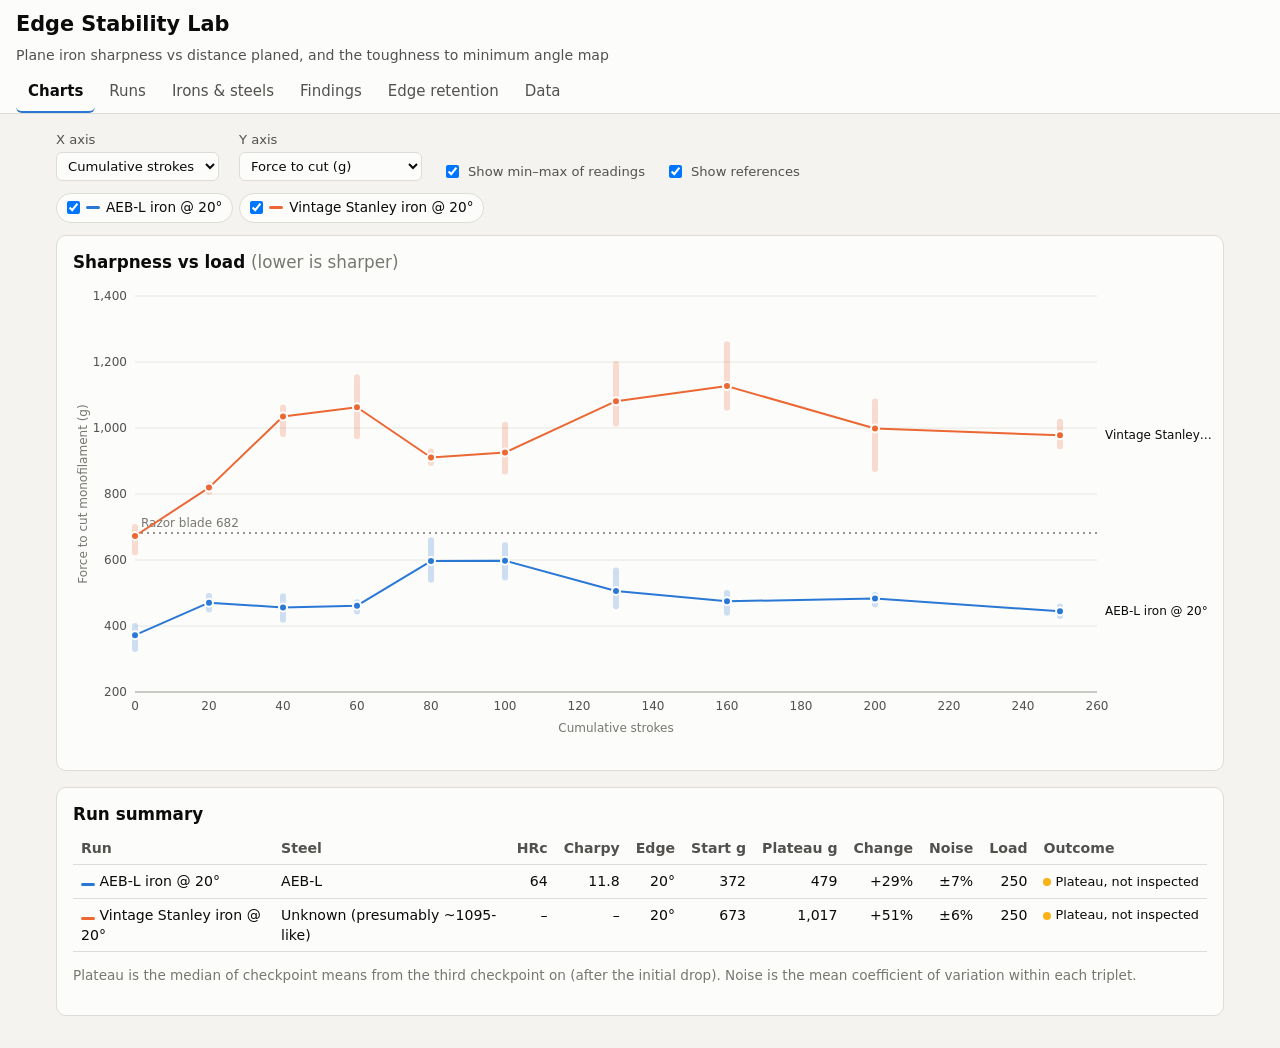
<file: index.html>
<!doctype html>
<html lang="en">
<head>
  <meta charset="utf-8">
  <meta name="viewport" content="width=device-width, initial-scale=1">
  <title>Edge Stability Lab</title>
  <meta name="description" content="Log plane iron edge-stability test runs, chart sharpness vs distance planed, and map toughness to minimum safe edge angle.">
  <link rel="stylesheet" href="css/styles.css">
</head>
<body>
  <header class="topbar">
    <div class="brand">
      <h1>Edge Stability Lab</h1>
      <p class="sub">Plane iron sharpness vs distance planed, and the toughness to minimum angle map</p>
    </div>
    <nav class="tabs" role="tablist">
      <button role="tab" data-tab="charts" aria-selected="true">Charts</button>
      <button role="tab" data-tab="runs">Runs</button>
      <button role="tab" data-tab="irons">Irons &amp; steels</button>
      <button role="tab" data-tab="findings">Findings</button>
      <button role="tab" data-tab="angle">Edge retention</button>
      <button role="tab" data-tab="data">Data</button>
    </nav>
  </header>

  <main>
    <!-- CHARTS -->
    <section id="tab-charts" class="tab-panel" role="tabpanel">
      <div class="controls">
        <label>X axis
          <select id="ctl-x">
            <option value="strokes">Cumulative strokes</option>
            <option value="feet">Linear feet planed</option>
          </select>
        </label>
        <label>Y axis
          <select id="ctl-y">
            <option value="grams">Force to cut (g)</option>
            <option value="pct">Change from start (%)</option>
          </select>
        </label>
        <label class="check"><input type="checkbox" id="ctl-range" checked> Show min–max of readings</label>
        <label class="check"><input type="checkbox" id="ctl-ref" checked> Show references</label>
      </div>
      <div id="run-picker" class="chips" aria-label="Runs to chart"></div>
      <div class="card">
        <h2 class="chart-title">Sharpness vs load <span class="muted">(lower is sharper)</span></h2>
        <div id="chart-sharpness" class="chart"></div>
        <p id="chart-note" class="muted small"></p>
      </div>
      <div class="card">
        <h2>Run summary</h2>
        <div class="table-wrap"><table id="summary-table" class="data"></table></div>
        <p class="muted small">Plateau is the median of checkpoint means from the third checkpoint on (after the initial drop). Noise is the mean coefficient of variation within each triplet.</p>
      </div>
    </section>

    <!-- RUNS -->
    <section id="tab-runs" class="tab-panel" role="tabpanel" hidden>
      <div class="split">
        <aside class="card run-list">
          <div class="row-between">
            <h2>Runs</h2>
            <button id="btn-new-run" class="primary">New run</button>
          </div>
          <ul id="run-list"></ul>
        </aside>
        <div class="card" id="run-editor"></div>
      </div>
    </section>

    <!-- IRONS -->
    <section id="tab-irons" class="tab-panel" role="tabpanel" hidden>
      <div class="card">
        <div class="row-between"><h2>Irons</h2><button id="btn-new-iron" class="primary">Add iron</button></div>
        <p class="muted small">An iron is one physical blade. Runs point at an iron; the iron carries steel, hardness and Charpy estimate.</p>
        <div class="table-wrap"><table id="iron-table" class="data editable"></table></div>
      </div>
      <div class="card">
        <div class="row-between"><h2>Reference steels (Pareto chart)</h2><button id="btn-new-steel" class="primary">Add steel</button></div>
        <p class="muted small">Hardness and Charpy toughness pairs for the hardness–toughness frontier. Record where each value came from.</p>
        <div class="table-wrap"><table id="steel-table" class="data editable"></table></div>
      </div>
      <div class="card">
        <div class="row-between"><h2>Sharpness references</h2><button id="btn-new-ref" class="primary">Add reference</button></div>
        <div class="table-wrap"><table id="ref-table" class="data editable"></table></div>
      </div>
    </section>

    <!-- FINDINGS -->
    <section id="tab-findings" class="tab-panel" role="tabpanel" hidden>
      <div class="card">
        <h2>Toughness threshold map</h2>
        <p class="muted small">Each row is a steel at a hardness; each column is an edge angle (microbevel if set, else bevel). A cell takes the outcome of the runs at that angle. The minimum safe angle is the lowest angle with a stable result.</p>
        <label>Use case
          <select id="ctl-usecase"></select>
        </label>
        <div class="table-wrap"><table id="matrix" class="matrix"></table></div>
        <div class="legend" id="matrix-legend"></div>
      </div>
      <div class="card">
        <h2>Charpy toughness vs minimum safe angle</h2>
        <p class="muted small">The relationship nobody has published. Filled points are the lowest stable angle found; hollow points are angles that failed. Needs a Charpy estimate on the iron.</p>
        <div id="chart-threshold" class="chart"></div>
      </div>
      <div class="card">
        <h2>Pareto frontier: hardness vs toughness</h2>
        <div class="controls">
          <label>Toughness required (ft-lbs)
            <input type="number" id="ctl-tmin" step="0.5" min="0" value="">
          </label>
          <span id="pareto-pick" class="muted"></span>
        </div>
        <div id="chart-pareto" class="chart"></div>
        <p class="muted small">Frontier points are steels no other steel beats on both hardness and toughness. With toughness treated as a constraint, pick the hardest steel at or above the required toughness.</p>
      </div>
      <div class="card prose">
        <h2>The argument</h2>
        <h3>Toughness is a constraint, not an objective</h3>
        <p>Steel choice is a trade between hardness (edge retention) and toughness (chip resistance). For a given edge geometry and use, there is a minimum toughness that prevents chipping. Above that, extra toughness buys nothing, so the right steel is the one that reaches the highest hardness at that toughness. Only a handful of alloys on the frontier make sense for most uses.</p>
        <h3>The gap</h3>
        <p>No published data maps a toughness value (for example Charpy ft-lbs) to a minimum safe edge angle for a given use. Charpy is a bulk test, while edge chipping is driven by crack initiation and low-cycle fatigue at the apex, so the link is unproven. This tool exists to build that map.</p>
        <h3>Why hand planes</h3>
        <p>In a bevel-down plane the bed sets the cutting angle. The bevel angle changes only edge strength, not cutting geometry, so edge angle is a clean independent variable.</p>
        <h3>What the runs show so far</h3>
        <ul id="obs-list"></ul>
        <h3>Test plan</h3>
        <ol>
          <li>Vary edge angle with microbevels at 15, 17.5, 20, 22.5, 25, 27.5 and 30° per steel and hardness. Find the lowest angle that plateaus without visible chips.</li>
          <li>Inspect the edge with a USB microscope (100–200x) at each checkpoint. Log failure mode (rolling, chipping, wear) with chip count and size.</li>
          <li>Measure load in linear feet planed rather than strokes. Fix shaving thickness. Define use cases by wood (for example clear pine vs hard maple with knots or reversing grain).</li>
          <li>Alternate irons on the same board to control for board-to-board variation.</li>
          <li>Standardize the sharpness test: 3 marked spots on the edge, consistent media and tension, and record the media for each reading.</li>
        </ol>
        <h3>Sources</h3>
        <ul>
          <li>Larrin Thomas, <a href="https://knifesteelnerds.com/" target="_blank" rel="noopener">Knife Steel Nerds</a>: "Tests of Knife Edge Toughness", "How Chipping of Edges Happens", and the edge stability articles; the book <em>Knife Engineering</em>.</li>
          <li>Roman Landes, <em>Messerklingen und Stahl</em> (2006), the "edge stability" concept.</li>
        </ul>
        <h3>Notes</h3>
        <textarea id="findings-notes" rows="6" placeholder="Running notes on findings, hypotheses, next tests…"></textarea>
      </div>
    </section>

    <!-- EDGE RETENTION (js/angle.js) -->
    <section id="tab-angle" class="tab-panel" role="tabpanel" hidden>
      <div class="card">
        <h2>Design from a toughness requirement</h2>
        <p class="muted small">Set the minimum toughness a use case needs. For each steel the table gives the hardest heat treat that still meets it, the predicted CATRA edge retention at that hardness, and the most acute angle your test results say that toughness supports. The supported angle comes from the Findings tab, filtered by its use case.</p>
        <div class="controls">
          <label>Minimum toughness (ft-lbs)<input type="number" id="ang-tmin" step="0.5" min="0"></label>
          <label>Supported angle from
            <select id="ang-src">
              <option value="data">Your test results (bounds)</option>
              <option value="fit">Linear fit of your test results</option>
              <option value="fixed">A fixed angle I enter</option>
            </select>
          </label>
          <label id="ang-src-fixed-wrap"><span>Fallback angle (°)</span><input type="number" id="ang-fixed" step="0.5"></label>
        </div>
        <p id="ang-design-summary" class="callout"></p>
        <div class="table-wrap"><table id="ang-design-table" class="data"></table></div>
        <p class="muted small">Toughness is Larrin's unnotched subsize Charpy test, read by eye from his toughness vs hardness charts (about ±1 ft-lb). "≥" hardness means the steel beat the requirement even at its hardest tested heat treat. TCC between tested heat treats is interpolated, otherwise shifted from the nearest one by the hardness coefficient. The angle rule assumes more toughness never makes an edge less stable, and it ignores hardness and carbide size, which may also matter.</p>
      </div>

      <div class="card">
        <h2>Edge angle calculator</h2>
        <p class="muted small">Predicts CATRA Total Cardstock Cut (TCC) at any edge angle. It starts from Larrin Thomas's measured results for 48 steels (all at 30° inclusive, 400 grit CBN) and applies an angle model fitted to his 154CM edge-angle data.</p>
        <div class="controls">
          <label class="grow">Steel and heat treat (measured at 30°)<select id="ang-steel"></select></label>
          <label>Your hardness (HRc)<input type="number" id="ang-rc" step="0.1"></label>
          <label>Angle A (° inclusive)<input type="number" id="ang-a" step="0.5"></label>
          <label>Angle B (° inclusive)<input type="number" id="ang-b" step="0.5"></label>
          <label>Angle model<select id="ang-model"></select></label>
          <label>mm of TCC per HRc<input type="number" id="ang-hcoef" step="0.1"></label>
        </div>
        <div id="ang-custom" class="controls" hidden>
          <span class="muted small">Custom steel: hardness and carbide volume %, run through Larrin's regression at 30°.</span>
          <label>HRc<input type="number" id="ang-c-rc" step="0.1"></label>
          <label>CrC<input type="number" id="ang-c-CrC" step="0.5"></label>
          <label>CrVC<input type="number" id="ang-c-CrVC" step="0.5"></label>
          <label>MC (VC)<input type="number" id="ang-c-MC" step="0.5"></label>
          <label>M6C<input type="number" id="ang-c-M6C" step="0.5"></label>
          <label>MN<input type="number" id="ang-c-MN" step="0.5"></label>
          <label>CrN<input type="number" id="ang-c-CrN" step="0.5"></label>
          <label>M3C<input type="number" id="ang-c-M3C" step="0.5"></label>
        </div>
        <div id="ang-stats" class="stats"></div>
        <p id="ang-warn" class="callout warn" hidden></p>
        <div id="ang-chart" class="chart"></div>
        <p class="muted small">Solid line: selected model. Dashed: the other models. The angle data covers 20–56°.</p>
      </div>

      <div class="card">
        <h2>All steels at angle A</h2>
        <p class="muted small">Each steel at its tested hardness. The last column is the angle at which that steel would match your selection at angle A. Click a header to sort.</p>
        <div class="table-wrap tall"><table id="ang-table" class="data"></table></div>
      </div>

      <div class="card">
        <h2>How the angle models were fitted</h2>
        <div id="ang-fit" class="chart"></div>
        <div id="ang-fit-legend" class="legend"></div>
        <ul class="small">
          <li>The points are read from Larrin's chart of 154CM and CPM-154 knives sharpened from 20° to 56° inclusive, so the steel is held constant.</li>
          <li>The exponential fit is TCC ∝ e<sup>−0.0603 × angle</sup>: each degree changes edge retention by about 6%, so a high-wear steel gains or loses more mm per degree than a low-wear one.</li>
          <li>Larrin's regression uses −17.8 mm per degree. The fitted curve is steeper near 30° (about 29 mm per degree) and flatter at wide angles.</li>
          <li>Hardness is applied as an offset to the 30° value, then scaled by the angle model.</li>
          <li>CATRA measures slicing wear in silica-loaded card on a symmetric edge. Planing is a push cut on a single bevel, so treat these as relative wear numbers. A plane iron's honed angle is its inclusive angle. The model covers abrasive wear only, not chipping or rolling.</li>
        </ul>
      </div>
    </section>

    <!-- DATA -->
    <section id="tab-data" class="tab-panel" role="tabpanel" hidden>
      <div class="card">
        <h2>Save and share data</h2>
        <p>Everything is stored in this browser. Export a JSON file to back it up, move it to another device, or commit it to the repo as <code>data/</code>.</p>
        <div class="btn-row">
          <button id="btn-export" class="primary">Export JSON</button>
          <label class="btn">Import JSON<input type="file" id="file-import" accept="application/json,.json" hidden></label>
          <button id="btn-export-csv">Export readings CSV</button>
          <button id="btn-reset" class="danger">Reset to seed data</button>
        </div>
        <p id="storage-status" class="muted small"></p>
      </div>
    </section>
  </main>

  <div id="tooltip" class="tooltip" hidden></div>

  <script src="js/seed.js"></script>
  <script src="js/charts.js"></script>
  <script src="js/angle.js"></script>
  <script src="js/app.js"></script>
</body>
</html>
</file>
<file: css/styles.css>
:root {
  color-scheme: light;
  --bg: #f4f3f0;
  --surface-1: #fcfcfb;
  --surface-2: #efeee9;
  --border: #dddcd6;
  --text-primary: #0b0b0b;
  --text-secondary: #52514e;
  --text-muted: #77766f;
  --grid: #e6e5e0;
  --axis: #a3a29b;
  --accent: #2a78d6;
  --accent-ink: #ffffff;
  --series-1: #2a78d6;
  --series-2: #eb6834;
  --series-3: #1baf7a;
  --series-4: #eda100;
  --series-5: #e87ba4;
  --series-6: #008300;
  --series-7: #6250d6;
  --series-8: #e34948;
  --good: #0ca30c;
  --warning: #fab219;
  --serious: #ec835a;
  --critical: #d03b3b;
  --untested: #e6e5e0;
  --radius: 10px;
  font-family: system-ui, -apple-system, "Segoe UI", Roboto, sans-serif;
}
@media (prefers-color-scheme: dark) {
  :root:not([data-theme="light"]) {
    color-scheme: dark;
    --bg: #121211;
    --surface-1: #1a1a19;
    --surface-2: #252523;
    --border: #383835;
    --text-primary: #f0efec;
    --text-secondary: #c3c2b7;
    --text-muted: #96958c;
    --grid: #2c2c2a;
    --axis: #5c5b55;
    --accent: #3987e5;
    --series-1: #3987e5;
    --series-2: #d95926;
    --series-3: #199e70;
    --series-4: #c98500;
    --series-5: #d55181;
    --series-6: #008300;
    --series-7: #9085e9;
    --series-8: #e66767;
    --untested: #2c2c2a;
  }
}
:root[data-theme="dark"] {
  color-scheme: dark;
  --bg: #121211;
  --surface-1: #1a1a19;
  --surface-2: #252523;
  --border: #383835;
  --text-primary: #f0efec;
  --text-secondary: #c3c2b7;
  --text-muted: #96958c;
  --grid: #2c2c2a;
  --axis: #5c5b55;
  --accent: #3987e5;
  --series-1: #3987e5;
  --series-2: #d95926;
  --series-3: #199e70;
  --series-4: #c98500;
  --series-5: #d55181;
  --series-6: #008300;
  --series-7: #9085e9;
  --series-8: #e66767;
  --untested: #2c2c2a;
}

* { box-sizing: border-box; }
body { margin: 0; background: var(--bg); color: var(--text-primary); font-size: 15px; line-height: 1.45; }
h1, h2, h3 { margin: 0 0 .5rem; line-height: 1.2; }
h1 { font-size: 1.3rem; }
h2 { font-size: 1.05rem; }
h3 { font-size: .95rem; margin-top: 1rem; }
a { color: var(--accent); }
code { background: var(--surface-2); padding: 0 .3em; border-radius: 4px; }
.muted { color: var(--text-muted); font-weight: normal; }
.small { font-size: .85rem; }

.topbar { background: var(--surface-1); border-bottom: 1px solid var(--border); padding: 12px 16px 0; position: sticky; top: 0; z-index: 5; }
.brand .sub { margin: 0 0 8px; color: var(--text-secondary); font-size: .88rem; }
.tabs { display: flex; gap: 2px; overflow-x: auto; }
.tabs button { background: none; border: 0; border-bottom: 2px solid transparent; padding: 8px 12px; color: var(--text-secondary); font: inherit; cursor: pointer; white-space: nowrap; }
.tabs button[aria-selected="true"] { color: var(--text-primary); border-bottom-color: var(--accent); font-weight: 600; }

main { max-width: 1200px; margin: 0 auto; padding: 16px; }
.card { background: var(--surface-1); border: 1px solid var(--border); border-radius: var(--radius); padding: 16px; margin-bottom: 16px; min-width: 0; }
.row-between { display: flex; justify-content: space-between; align-items: center; gap: 8px; margin-bottom: 8px; }
.split { display: grid; grid-template-columns: 280px 1fr; gap: 16px; align-items: start; }
@media (max-width: 800px) { .split { grid-template-columns: 1fr; } }

.controls { display: flex; flex-wrap: wrap; gap: 12px 20px; align-items: end; margin-bottom: 12px; }
label { display: inline-flex; flex-direction: column; gap: 3px; font-size: .82rem; color: var(--text-secondary); }
label.check { flex-direction: row; align-items: center; gap: 6px; }
input, select, textarea { font: inherit; color: var(--text-primary); background: var(--surface-1); border: 1px solid var(--border); border-radius: 6px; padding: 5px 7px; }
textarea { width: 100%; resize: vertical; }
input[type="number"] { width: 6.5em; }
button, .btn { font: inherit; font-size: .9rem; padding: 6px 12px; border-radius: 6px; border: 1px solid var(--border); background: var(--surface-2); color: var(--text-primary); cursor: pointer; display: inline-block; }
button.primary, .btn.primary { background: var(--accent); border-color: var(--accent); color: var(--accent-ink); }
button.danger { color: var(--critical); }
button.link { border: 0; background: none; color: var(--accent); padding: 2px 4px; }
.btn-row { display: flex; flex-wrap: wrap; gap: 8px; margin: 8px 0; }

.chips { display: flex; flex-wrap: wrap; gap: 6px; margin-bottom: 12px; }
.chip { display: inline-flex; align-items: center; gap: 6px; padding: 4px 10px; border: 1px solid var(--border); border-radius: 999px; background: var(--surface-1); font-size: .85rem; cursor: pointer; color: var(--text-primary); flex-direction: row; }
.chip input { margin: 0; }
.swatch { width: 14px; height: 3px; border-radius: 2px; display: inline-block; }
.swatch.dot { width: 10px; height: 10px; border-radius: 50%; }

.chart { width: 100%; position: relative; }
.chart svg { display: block; width: 100%; height: auto; overflow: visible; }
.chart text { fill: var(--text-secondary); font-size: 12px; }
.chart .axis-title { fill: var(--text-muted); font-size: 12px; }
.chart .gridline { stroke: var(--grid); }
.chart .baseline { stroke: var(--axis); }
.chart .empty { fill: var(--text-muted); font-size: 14px; }

.tooltip { position: fixed; pointer-events: none; z-index: 20; background: var(--surface-1); border: 1px solid var(--border); border-radius: 8px; padding: 8px 10px; font-size: .82rem; box-shadow: 0 4px 16px rgba(0,0,0,.15); max-width: 300px; }
.tooltip .tt-head { font-weight: 600; margin-bottom: 4px; }
.tooltip .tt-row { display: flex; gap: 6px; align-items: center; white-space: nowrap; }

.table-wrap { overflow-x: auto; }
table.data { border-collapse: collapse; width: 100%; font-size: .88rem; }
table.data th, table.data td { text-align: left; padding: 6px 8px; border-bottom: 1px solid var(--border); vertical-align: top; }
table.data th { color: var(--text-secondary); font-weight: 600; white-space: nowrap; }
table.data td.num, table.data th.num { text-align: right; font-variant-numeric: tabular-nums; }
table.editable input, table.editable select { width: 100%; min-width: 5em; }
table.editable input[type="number"] { min-width: 4.5em; }

.run-list ul { list-style: none; margin: 0; padding: 0; }
.run-list li button { width: 100%; text-align: left; background: none; border: 0; border-radius: 6px; padding: 8px; display: flex; gap: 8px; align-items: center; }
.run-list li button.active { background: var(--surface-2); }
.run-list .meta { color: var(--text-muted); font-size: .8rem; display: block; }

.form-grid { display: grid; grid-template-columns: repeat(auto-fill, minmax(160px, 1fr)); gap: 10px 14px; margin-bottom: 12px; }
.form-grid label input, .form-grid label select { width: 100%; }
.form-grid .wide { grid-column: 1 / -1; }

.cp-table td { padding: 4px; }
.cp-table input[type="number"] { width: 5.2em; min-width: 0; }
.cp-table .cp-extra { background: var(--surface-2); }
.cp-table .cp-extra td { border-bottom: 1px solid var(--border); }
.cp-extra-grid { display: grid; grid-template-columns: repeat(auto-fill, minmax(150px, 1fr)); gap: 8px 12px; padding: 6px 2px; }
.cp-extra-grid .wide { grid-column: 1 / -1; }
.photos { display: flex; flex-wrap: wrap; gap: 6px; }
.photos figure { margin: 0; position: relative; }
.photos img { height: 84px; border-radius: 6px; border: 1px solid var(--border); display: block; cursor: zoom-in; }
.photos figure button { position: absolute; top: 2px; right: 2px; padding: 0 6px; font-size: .75rem; }

table.matrix { border-collapse: separate; border-spacing: 2px; font-size: .85rem; margin-top: 10px; }
table.matrix th { font-weight: 600; color: var(--text-secondary); padding: 4px 8px; text-align: left; white-space: nowrap; }
table.matrix td { min-width: 64px; height: 38px; text-align: center; border-radius: 4px; background: var(--untested); color: var(--text-primary); font-size: .8rem; }
table.matrix td.min { outline: 2px solid var(--text-primary); outline-offset: -2px; font-weight: 700; }
.legend { display: flex; flex-wrap: wrap; gap: 6px 14px; margin-top: 10px; font-size: .82rem; color: var(--text-secondary); }
.legend span { display: inline-flex; align-items: center; gap: 6px; }

.prose { max-width: 820px; }
.prose p, .prose li { color: var(--text-primary); }
.status { display: inline-flex; align-items: center; gap: 4px; font-size: .8rem; white-space: nowrap; }
.status .sdot { width: 8px; height: 8px; border-radius: 50%; display: inline-block; }

dialog { border: 1px solid var(--border); border-radius: var(--radius); background: var(--surface-1); color: var(--text-primary); padding: 8px; max-width: 95vw; }
dialog img { max-width: 90vw; max-height: 80vh; display: block; }
#summary-table { width: max(100%, 760px); }


/* Edge retention tab */
[hidden] { display: none !important; }
.controls label.grow { flex: 1 1 280px; }
.controls label.grow select { width: 100%; }
.callout { background: var(--surface-2); border-radius: 8px; padding: 10px 12px; margin: 4px 0 12px; font-size: .9rem; }
.callout.warn { border-left: 3px solid var(--warning); }
.stats { display: grid; grid-template-columns: repeat(auto-fit, minmax(160px, 1fr)); gap: 10px; margin: 4px 0 12px; }
.stat { border: 1px solid var(--border); border-radius: 8px; padding: 10px 12px; }
.stat .k { font-size: .8rem; color: var(--text-muted); }
.stat .v { font-size: 1.4rem; font-weight: 600; font-variant-numeric: tabular-nums; }
.stat .s { font-size: .8rem; color: var(--text-muted); }
.table-wrap.tall { max-height: 480px; overflow-y: auto; }
table.data th.sortable { cursor: pointer; user-select: none; }
table.data tr.sel td { color: var(--accent); font-weight: 600; }
</file>
